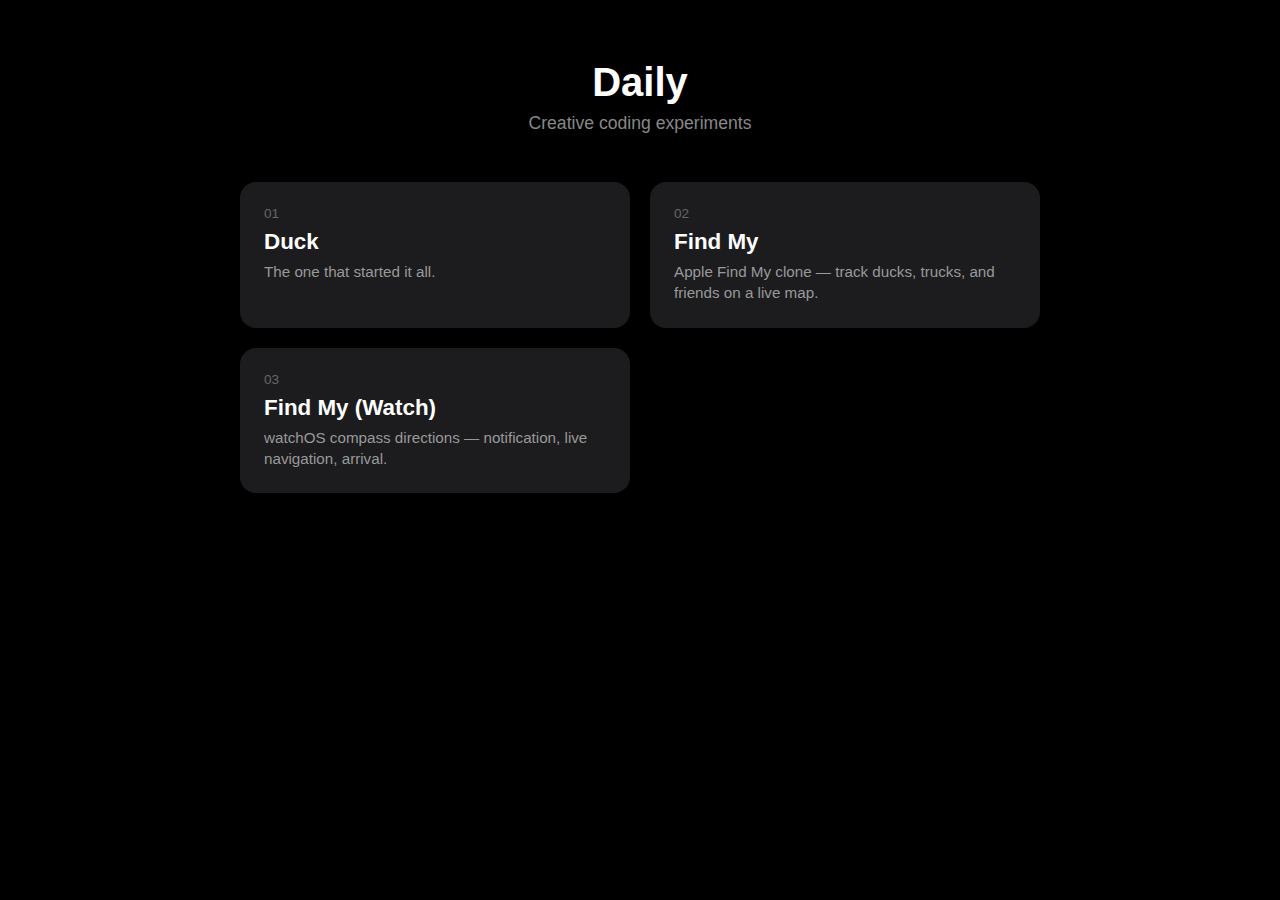
<file: index.html>
<!DOCTYPE html>
<html lang="en">
<head>
  <meta charset="UTF-8">
  <meta name="viewport" content="width=device-width, initial-scale=1.0">
  <title>Daily Experiments</title>
  <style>
    * { margin: 0; padding: 0; box-sizing: border-box; }
    body {
      font-family: -apple-system, BlinkMacSystemFont, 'SF Pro Display', 'Helvetica Neue', sans-serif;
      background: #000;
      color: #fff;
      min-height: 100vh;
      display: flex;
      flex-direction: column;
      align-items: center;
      padding: 60px 20px;
    }
    h1 {
      font-size: 2.5rem;
      font-weight: 700;
      margin-bottom: 0.5rem;
    }
    .subtitle {
      color: #888;
      font-size: 1.1rem;
      margin-bottom: 3rem;
    }
    .grid {
      display: grid;
      grid-template-columns: repeat(auto-fill, minmax(280px, 1fr));
      gap: 20px;
      max-width: 800px;
      width: 100%;
    }
    a.card {
      display: block;
      background: #1c1c1e;
      border-radius: 16px;
      padding: 24px;
      text-decoration: none;
      color: #fff;
      transition: transform 0.2s ease, background 0.2s ease;
    }
    a.card:hover {
      transform: translateY(-4px);
      background: #2c2c2e;
    }
    .card-number {
      font-size: 0.85rem;
      color: #666;
      margin-bottom: 8px;
    }
    .card-title {
      font-size: 1.4rem;
      font-weight: 600;
      margin-bottom: 6px;
    }
    .card-desc {
      font-size: 0.95rem;
      color: #999;
      line-height: 1.4;
    }
  </style>
</head>
<body>
  <h1>Daily</h1>
  <p class="subtitle">Creative coding experiments</p>
  <div class="grid">
    <a class="card" href="01_duck/">
      <div class="card-number">01</div>
      <div class="card-title">Duck</div>
      <div class="card-desc">The one that started it all.</div>
    </a>
    <a class="card" href="02_findmy/">
      <div class="card-number">02</div>
      <div class="card-title">Find My</div>
      <div class="card-desc">Apple Find My clone — track ducks, trucks, and friends on a live map.</div>
    </a>
    <a class="card" href="03_findmy_watch/">
      <div class="card-number">03</div>
      <div class="card-title">Find My (Watch)</div>
      <div class="card-desc">watchOS compass directions — notification, live navigation, arrival.</div>
    </a>
  </div>
</body>
</html>
</file>
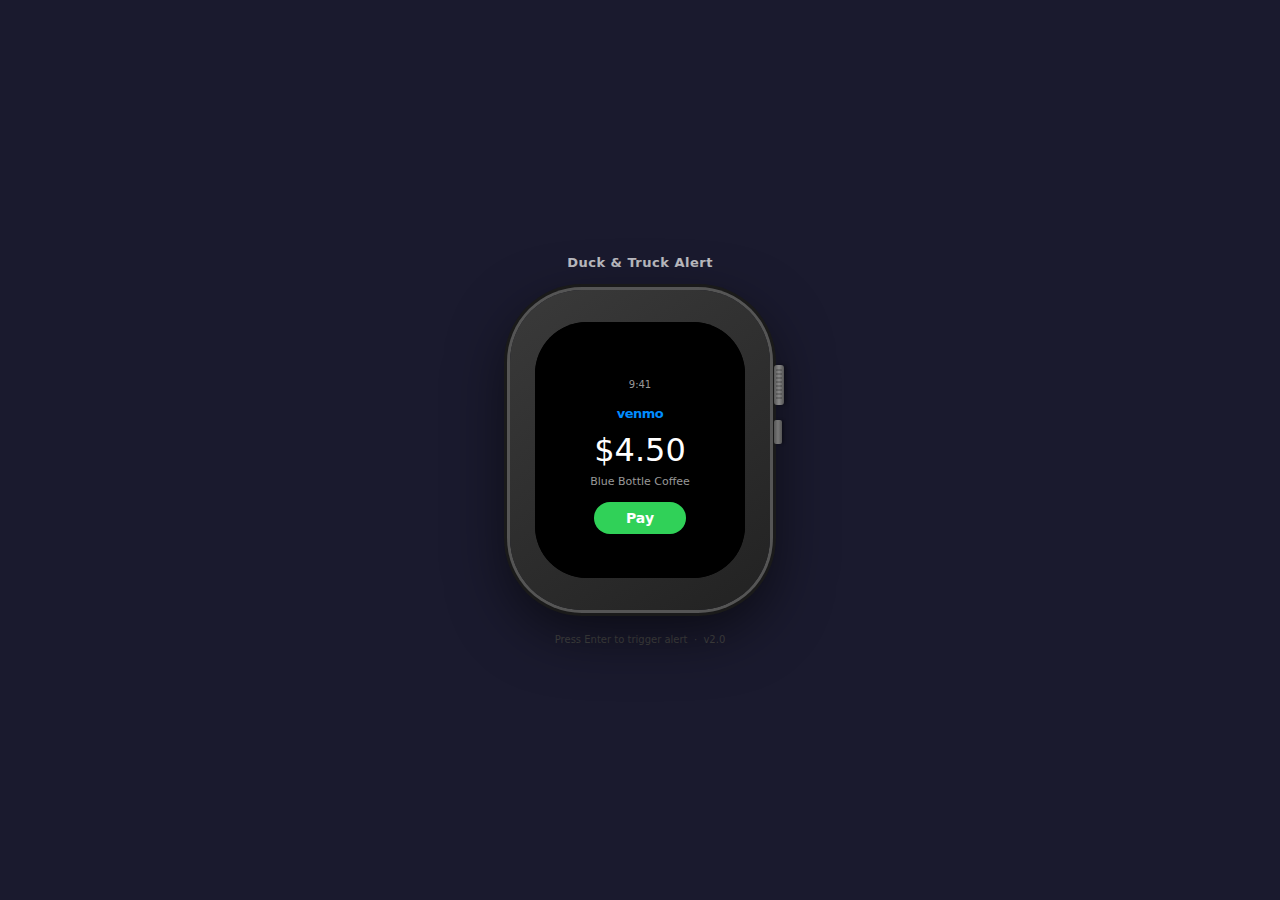
<file: 01_duck/index.html>
<!DOCTYPE html>
<html lang="en">
<head>
  <meta charset="UTF-8">
  <meta name="viewport" content="width=device-width, initial-scale=1.0">
  <title>Duck & Truck Alert</title>
  <style>
    * { margin: 0; padding: 0; box-sizing: border-box; }

    body {
      font-family: -apple-system, BlinkMacSystemFont, 'SF Pro', system-ui, sans-serif;
      background: #1a1a2e;
      display: flex;
      flex-direction: column;
      align-items: center;
      justify-content: center;
      min-height: 100vh;
      color: #fff;
      overflow: hidden;
    }

    /* ===== WATCH FRAME ===== */
    #watch-body {
      width: 260px;
      height: 320px;
      background: linear-gradient(145deg, #3a3a3a, #222222);
      border-radius: 72px;
      position: relative;
      box-shadow:
        0 0 0 3px #555,
        0 0 0 6px #1a1a1a,
        0 20px 60px rgba(0,0,0,0.6);
      display: flex;
      align-items: center;
      justify-content: center;
    }

    #digital-crown {
      position: absolute;
      right: -14px;
      top: 75px;
      width: 10px;
      height: 40px;
      background: linear-gradient(to right, #555, #888, #555);
      border-radius: 3px;
      box-shadow: 2px 0 4px rgba(0,0,0,0.4);
    }

    #digital-crown::after {
      content: '';
      position: absolute;
      top: 4px; left: 2px; right: 2px; bottom: 4px;
      background: repeating-linear-gradient(0deg, transparent, transparent 2px, rgba(0,0,0,0.2) 2px, rgba(0,0,0,0.2) 4px);
      border-radius: 1px;
    }

    #side-button {
      position: absolute;
      right: -12px;
      top: 130px;
      width: 8px;
      height: 24px;
      background: linear-gradient(to right, #555, #777, #555);
      border-radius: 2px;
      box-shadow: 2px 0 3px rgba(0,0,0,0.3);
    }

    #watch-screen {
      width: 210px;
      height: 256px;
      background: #000;
      border-radius: 52px;
      overflow: hidden;
      position: relative;
      cursor: pointer;
    }

    /* ===== VIBRATION ===== */
    @keyframes vibrate {
      0%, 100% { transform: translate(0); }
      10% { transform: translate(-2px, 1px); }
      20% { transform: translate(2px, -1px); }
      30% { transform: translate(-1px, 2px); }
      40% { transform: translate(1px, -2px); }
      50% { transform: translate(-2px, 0); }
      60% { transform: translate(2px, 1px); }
      70% { transform: translate(0, -1px); }
      80% { transform: translate(-1px, 1px); }
      90% { transform: translate(1px, 0); }
    }
    #watch-body.vibrating {
      animation: vibrate 0.3s ease-in-out 3;
    }

    /* ===== BACKGROUND APPS ===== */
    .bg-app {
      display: none;
      position: absolute;
      inset: 0;
      flex-direction: column;
      padding: 28px 16px 16px;
      background: #000;
      color: #fff;
      font-size: 13px;
    }
    .bg-app.active { display: flex; }

    .bg-app .app-time {
      font-size: 10px;
      color: #999;
      text-align: center;
      margin-bottom: 10px;
      font-weight: 500;
    }

    /* Calendar */
    #bg-calendar .cal-header {
      font-size: 11px;
      color: #999;
      text-transform: uppercase;
      letter-spacing: 0.5px;
      margin-bottom: 10px;
    }
    #bg-calendar .cal-event {
      background: #1c1c1e;
      border-radius: 12px;
      padding: 10px 12px;
      border-left: 4px solid #FF9500;
      margin-bottom: 8px;
    }
    #bg-calendar .cal-event-time {
      font-size: 11px;
      color: #FF9500;
      font-weight: 600;
      margin-bottom: 3px;
    }
    #bg-calendar .cal-event-title {
      font-size: 14px;
      font-weight: 600;
    }
    #bg-calendar .cal-event-loc {
      font-size: 11px;
      color: #999;
      margin-top: 2px;
    }
    #bg-calendar .cal-next {
      font-size: 10px;
      color: #666;
      margin-top: 6px;
    }

    /* Messages */
    #bg-messages .msg-header {
      font-size: 11px;
      color: #999;
      text-transform: uppercase;
      letter-spacing: 0.5px;
      margin-bottom: 10px;
    }
    .msg-bubble {
      max-width: 80%;
      padding: 7px 11px;
      border-radius: 14px;
      font-size: 12px;
      margin-bottom: 5px;
      line-height: 1.35;
    }
    .msg-received {
      background: #3a3a3c;
      align-self: flex-start;
      border-bottom-left-radius: 4px;
    }
    .msg-sent {
      background: #30d158;
      color: #000;
      align-self: flex-end;
      border-bottom-right-radius: 4px;
    }

    /* Venmo */
    #bg-venmo { align-items: center; justify-content: center; gap: 6px; }
    #bg-venmo .venmo-logo {
      font-size: 13px;
      font-weight: 700;
      color: #008CFF;
      letter-spacing: -0.5px;
      margin-bottom: 4px;
    }
    #bg-venmo .venmo-amount {
      font-size: 32px;
      font-weight: 200;
    }
    #bg-venmo .venmo-to {
      font-size: 11px;
      color: #999;
    }
    #bg-venmo .venmo-btn {
      background: #30d158;
      color: #fff;
      border: none;
      border-radius: 20px;
      padding: 8px 32px;
      font-size: 14px;
      font-weight: 600;
      margin-top: 8px;
      font-family: inherit;
    }

    /* Weather */
    #bg-weather { align-items: center; justify-content: center; gap: 2px; }
    #bg-weather .weather-loc {
      font-size: 11px;
      color: #999;
      font-weight: 500;
    }
    #bg-weather .weather-temp {
      font-size: 48px;
      font-weight: 200;
      line-height: 1.1;
    }
    #bg-weather .weather-icon {
      font-size: 28px;
      margin: 2px 0;
    }
    #bg-weather .weather-desc {
      font-size: 12px;
      color: #ccc;
    }
    #bg-weather .weather-hl {
      font-size: 10px;
      color: #888;
      margin-top: 4px;
    }

    /* Workout */
    #bg-workout { align-items: center; justify-content: center; gap: 8px; }
    .rings-container {
      position: relative;
      width: 110px;
      height: 110px;
    }
    .ring {
      position: absolute;
      border-radius: 50%;
      border: 7px solid #333;
    }
    .ring-outer { width: 110px; height: 110px; top: 0; left: 0; }
    .ring-middle { width: 88px; height: 88px; top: 11px; left: 11px; }
    .ring-inner { width: 66px; height: 66px; top: 22px; left: 22px; }
    .ring-fill {
      position: absolute;
      border-radius: 50%;
      border: 7px solid transparent;
    }
    .ring-fill-outer {
      width: 110px; height: 110px; top: 0; left: 0;
      border-top-color: #FF375F;
      border-right-color: #FF375F;
      border-bottom-color: #FF375F;
      transform: rotate(-45deg);
    }
    .ring-fill-middle {
      width: 88px; height: 88px; top: 11px; left: 11px;
      border-top-color: #30D158;
      border-right-color: #30D158;
      transform: rotate(-45deg);
    }
    .ring-fill-inner {
      width: 66px; height: 66px; top: 22px; left: 22px;
      border-top-color: #00E5CC;
      border-right-color: #00E5CC;
      border-bottom-color: #00E5CC;
      border-left-color: #00E5CC;
      transform: rotate(-45deg);
    }
    .workout-stats {
      font-size: 10px;
      color: #999;
      text-align: center;
      line-height: 1.6;
    }
    .workout-stats span { font-weight: 600; }
    .ws-move { color: #FF375F; }
    .ws-exercise { color: #30D158; }
    .ws-stand { color: #00E5CC; }

    /* Music */
    #bg-music { align-items: center; justify-content: center; gap: 6px; }
    .album-art {
      width: 80px;
      height: 80px;
      border-radius: 10px;
      background: linear-gradient(135deg, #667eea, #764ba2, #f77062);
    }
    .music-title {
      font-size: 13px;
      font-weight: 600;
      margin-top: 4px;
    }
    .music-artist {
      font-size: 11px;
      color: #999;
    }
    .music-controls {
      display: flex;
      gap: 24px;
      font-size: 18px;
      margin-top: 6px;
      color: #fff;
    }
    .music-controls span {
      opacity: 0.9;
    }

    /* ===== NOTIFICATION BANNER ===== */
    #notification-banner {
      position: absolute;
      top: 0; left: 0; right: 0;
      z-index: 20;
      display: flex;
      align-items: center;
      gap: 10px;
      padding: 16px 14px 14px;
      background: rgba(44, 44, 46, 0.88);
      backdrop-filter: blur(20px);
      -webkit-backdrop-filter: blur(20px);
      border-radius: 0 0 20px 20px;
      transform: translateY(-100%);
      cursor: pointer;
    }
    #notification-banner.visible {
      animation: notifSlideDown 0.5s cubic-bezier(0.34, 1.56, 0.64, 1) forwards;
    }
    @keyframes notifSlideDown {
      from { transform: translateY(-100%); }
      to   { transform: translateY(0); }
    }
    #notif-icon { font-size: 28px; flex-shrink: 0; }
    #notif-content { flex: 1; min-width: 0; }
    #notif-title {
      font-size: 13px;
      font-weight: 700;
    }
    #notif-subtitle {
      font-size: 11px;
      color: #aaa;
      margin-top: 2px;
    }
    #notif-app-label {
      font-size: 9px;
      color: #888;
      text-transform: uppercase;
      letter-spacing: 0.5px;
      margin-bottom: 3px;
    }

    /* ===== OVERLAY SCREENS ===== */
    .screen {
      display: none;
      position: absolute;
      inset: 0;
      flex-direction: column;
      align-items: center;
      background: #000;
      z-index: 30;
      overflow-y: auto;
    }
    .screen.active { display: flex; }

    /* Detail — illustrated scene */
    #screen-detail {
      padding: 0;
      justify-content: flex-end;
      gap: 0;
      overflow: hidden;
    }

    /* Sky */
    #scene-sky {
      position: absolute;
      inset: 0;
      background: linear-gradient(180deg, #4a90d9 0%, #87ceeb 40%, #b8e0f0 70%, #d4ecf7 100%);
      z-index: 0;
    }

    /* Clouds */
    .cloud {
      position: absolute;
      background: rgba(255,255,255,0.8);
      border-radius: 20px;
      height: 12px;
      z-index: 1;
    }
    .cloud::before, .cloud::after {
      content: '';
      position: absolute;
      background: rgba(255,255,255,0.8);
      border-radius: 50%;
    }
    .cloud::before {
      width: 18px; height: 18px;
      top: -10px; left: 6px;
    }
    .cloud::after {
      width: 14px; height: 14px;
      top: -7px; right: 6px;
    }
    #cloud1 { width: 40px; top: 30px; left: 15px; }
    #cloud2 { width: 32px; top: 50px; right: 20px; opacity: 0.6; }
    #cloud3 { width: 28px; top: 20px; right: 55px; opacity: 0.5; }

    /* Ground */
    #scene-ground {
      position: absolute;
      bottom: 0; left: 0; right: 0;
      height: 72px;
      background: linear-gradient(180deg, #5a9e3e 0%, #4a8a32 30%, #3d7528 100%);
      z-index: 2;
      border-top: 2px solid #6db44e;
    }
    /* Grass tufts */
    #scene-ground::before {
      content: '';
      position: absolute;
      top: -4px; left: 0; right: 0;
      height: 8px;
      background: repeating-linear-gradient(
        90deg,
        transparent, transparent 8px,
        #6db44e 8px, #6db44e 9px,
        transparent 9px, transparent 14px
      );
    }

    /* Path/dirt */
    #scene-path {
      position: absolute;
      bottom: 0; left: 50%; transform: translateX(-50%);
      width: 40px; height: 72px;
      background: linear-gradient(180deg, #a08060 0%, #b89870 100%);
      z-index: 3;
      border-radius: 20px 20px 0 0;
      opacity: 0.5;
    }

    /* Emoji target in scene */
    #detail-emoji {
      position: absolute;
      z-index: 4;
      left: 50%;
      transition: transform 0.9s cubic-bezier(0.34, 1.2, 0.64, 1),
                  bottom 0.9s cubic-bezier(0.34, 1.2, 0.64, 1),
                  font-size 0.9s cubic-bezier(0.34, 1.2, 0.64, 1);
      filter: drop-shadow(0 2px 4px rgba(0,0,0,0.3));
    }

    /* HUD overlay — arrow + info at top */
    #detail-hud {
      position: absolute;
      top: 0; left: 0; right: 0;
      z-index: 10;
      display: flex;
      flex-direction: column;
      align-items: center;
      padding: 18px 12px 0;
      gap: 1px;
    }
    #detail-hud-row {
      display: flex;
      align-items: center;
      gap: 6px;
    }
    #detail-arrow {
      font-size: 18px;
      font-weight: 600;
      color: #fff;
      display: inline-block;
      transition: transform 0.8s cubic-bezier(0.34, 1.2, 0.64, 1);
      text-shadow: 0 1px 3px rgba(0,0,0,0.4);
    }
    #detail-dir-text {
      font-size: 11px;
      font-weight: 700;
      color: #fff;
      letter-spacing: 1px;
      text-shadow: 0 1px 3px rgba(0,0,0,0.4);
    }
    #detail-distance {
      font-size: 22px;
      font-weight: 700;
      color: #fff;
      text-shadow: 0 1px 4px rgba(0,0,0,0.4);
    }
    #detail-distance span {
      font-size: 11px;
      font-weight: 500;
      opacity: 0.85;
    }
    #detail-coolness {
      font-size: 9px;
      color: rgba(255,255,255,0.8);
      font-style: italic;
      text-align: center;
      padding: 0 10px;
      line-height: 1.3;
      text-shadow: 0 1px 2px rgba(0,0,0,0.3);
    }

    /* Button at bottom */
    #btn-see-it {
      position: absolute;
      bottom: 16px;
      left: 50%;
      transform: translateX(-50%);
      z-index: 10;
      background: rgba(48, 209, 88, 0.95);
      color: #fff;
      border: none;
      border-radius: 20px;
      padding: 8px 0;
      width: 130px;
      font-size: 13px;
      font-weight: 700;
      font-family: inherit;
      cursor: pointer;
      box-shadow: 0 2px 8px rgba(0,0,0,0.3);
      letter-spacing: 0.3px;
    }
    #btn-see-it:active { opacity: 0.7; }

    /* Rating */
    #screen-rating {
      justify-content: center;
      gap: 8px;
      padding: 16px 12px;
    }
    #rating-emoji { font-size: 32px; }
    #rating-prompt {
      font-size: 12px;
      font-weight: 600;
      text-align: center;
      line-height: 1.4;
      padding: 0 4px;
    }
    #rating-stars {
      display: flex;
      gap: 6px;
      margin-top: 2px;
    }
    .star {
      font-size: 26px;
      color: #3a3a3c;
      cursor: pointer;
      transition: color 0.15s, transform 0.15s;
      -webkit-user-select: none;
      user-select: none;
    }
    .star.filled { color: #FFD60A; }
    .star:active { transform: scale(1.3); }
    #rating-why-label {
      font-size: 11px;
      color: #888;
      margin-top: 4px;
    }
    #rating-reasons {
      display: flex;
      flex-wrap: wrap;
      gap: 5px;
      justify-content: center;
      padding: 0 4px;
    }
    .reason-pill {
      background: #1c1c1e;
      color: #ccc;
      border: 1.5px solid #3a3a3c;
      border-radius: 14px;
      padding: 4px 10px;
      font-size: 10px;
      font-family: inherit;
      cursor: pointer;
      transition: background 0.15s, border-color 0.15s, color 0.15s;
      -webkit-user-select: none;
      user-select: none;
    }
    .reason-pill.selected {
      background: #2c2c2e;
      border-color: #FFD60A;
      color: #fff;
    }
    .reason-pill:active { transform: scale(0.95); }

    /* Saved */
    #screen-saved {
      justify-content: center;
      gap: 8px;
      padding: 20px;
    }
    #saved-check {
      font-size: 40px;
      color: #30d158;
      font-weight: 300;
      animation: popIn 0.4s cubic-bezier(0.34, 1.56, 0.64, 1);
    }
    @keyframes popIn {
      from { transform: scale(0); opacity: 0; }
      to   { transform: scale(1); opacity: 1; }
    }
    #saved-text {
      font-size: 16px;
      font-weight: 600;
    }
    #saved-stars {
      font-size: 18px;
      color: #FFD60A;
      letter-spacing: 2px;
    }
    #saved-reason {
      font-size: 11px;
      color: #888;
      font-style: italic;
    }

    /* ===== PAGE CHROME ===== */
    #page-title {
      margin-bottom: 20px;
      font-size: 13px;
      color: #fff;
      font-weight: 600;
      letter-spacing: 0.5px;
      opacity: 0.7;
    }
    #page-footer {
      margin-top: 24px;
      font-size: 10px;
      color: #444;
    }
  </style>
</head>
<body>
  <div id="page-title">Duck & Truck Alert</div>

  <div id="watch-body">
    <div id="digital-crown"></div>
    <div id="side-button"></div>
    <div id="watch-screen">

      <!-- ===== BACKGROUND APPS ===== -->
      <div class="bg-app" id="bg-calendar">
        <div class="app-time">9:41</div>
        <div class="cal-header">Wednesday, Jan 29</div>
        <div class="cal-event">
          <div class="cal-event-time">10:30 AM</div>
          <div class="cal-event-title">Design Review</div>
          <div class="cal-event-loc">Conf Room B</div>
        </div>
        <div class="cal-next">Next: Lunch 12:00 PM</div>
      </div>

      <div class="bg-app" id="bg-messages">
        <div class="app-time">9:41</div>
        <div class="msg-header">Sarah</div>
        <div class="msg-bubble msg-received">Hey, are you coming to the park?</div>
        <div class="msg-bubble msg-received">Bring coffee ☕</div>
        <div class="msg-bubble msg-sent">On my way!</div>
      </div>

      <div class="bg-app" id="bg-venmo">
        <div class="app-time">9:41</div>
        <div class="venmo-logo">venmo</div>
        <div class="venmo-amount">$4.50</div>
        <div class="venmo-to">Blue Bottle Coffee</div>
        <button class="venmo-btn">Pay</button>
      </div>

      <div class="bg-app" id="bg-weather">
        <div class="app-time">9:41</div>
        <div class="weather-loc">San Francisco</div>
        <div class="weather-temp">62°</div>
        <div class="weather-icon">⛅</div>
        <div class="weather-desc">Partly Cloudy</div>
        <div class="weather-hl">H:68°  L:54°</div>
      </div>

      <div class="bg-app" id="bg-workout">
        <div class="app-time">9:41</div>
        <div class="rings-container">
          <div class="ring ring-outer"></div>
          <div class="ring-fill ring-fill-outer"></div>
          <div class="ring ring-middle"></div>
          <div class="ring-fill ring-fill-middle"></div>
          <div class="ring ring-inner"></div>
          <div class="ring-fill ring-fill-inner"></div>
        </div>
        <div class="workout-stats">
          <span class="ws-move">420</span>/500 CAL &nbsp;
          <span class="ws-exercise">22</span>/30 MIN<br>
          <span class="ws-stand">9</span>/12 HRS
        </div>
      </div>

      <div class="bg-app" id="bg-music">
        <div class="app-time">9:41</div>
        <div class="album-art"></div>
        <div class="music-title">Midnight City</div>
        <div class="music-artist">M83</div>
        <div class="music-controls">
          <span>⏮</span>
          <span>▶</span>
          <span>⏭</span>
        </div>
      </div>

      <!-- ===== NOTIFICATION BANNER ===== -->
      <div id="notification-banner">
        <div id="notif-icon"></div>
        <div id="notif-content">
          <div id="notif-app-label">DUCK & TRUCK</div>
          <div id="notif-title"></div>
          <div id="notif-subtitle"></div>
        </div>
      </div>

      <!-- ===== DETAIL SCREEN ===== -->
      <div id="screen-detail" class="screen">
        <!-- Scene layers -->
        <div id="scene-sky"></div>
        <div class="cloud" id="cloud1"></div>
        <div class="cloud" id="cloud2"></div>
        <div class="cloud" id="cloud3"></div>
        <div id="scene-path"></div>
        <div id="scene-ground"></div>
        <div id="detail-emoji"></div>

        <!-- HUD overlay -->
        <div id="detail-hud">
          <div id="detail-hud-row">
            <span id="detail-arrow">↑</span>
            <span id="detail-dir-text"></span>
          </div>
          <div id="detail-distance"></div>
          <div id="detail-coolness"></div>
        </div>

        <button id="btn-see-it">I see it!</button>
      </div>

      <!-- ===== RATING SCREEN ===== -->
      <div id="screen-rating" class="screen">
        <div id="rating-emoji"></div>
        <div id="rating-prompt"></div>
        <div id="rating-stars">
          <span class="star" data-value="1">★</span>
          <span class="star" data-value="2">★</span>
          <span class="star" data-value="3">★</span>
          <span class="star" data-value="4">★</span>
          <span class="star" data-value="5">★</span>
        </div>
        <div id="rating-why-label">Why?</div>
        <div id="rating-reasons"></div>
      </div>

      <!-- ===== SAVED SCREEN ===== -->
      <div id="screen-saved" class="screen">
        <div id="saved-check">✓</div>
        <div id="saved-text">Saved!</div>
        <div id="saved-stars"></div>
        <div id="saved-reason"></div>
      </div>

    </div>
  </div>

  <div id="page-footer">Press Enter to trigger alert &nbsp;·&nbsp; v2.0</div>

  <script>
    // ===== STATE =====
    const State = {
      BG_APP: 'bg_app',
      NOTIFICATION: 'notification',
      DETAIL: 'detail',
      RATING: 'rating',
      SAVED: 'saved',
    };

    const app = {
      currentState: State.BG_APP,
      currentBgApp: null,
      currentSpawn: null,
      spawnTimer: null,
      dismissTimer: null,
      distanceInterval: null,
      selectedRating: 0,
      selectedReason: null,
    };

    // ===== DATA =====
    const BG_APPS = ['calendar', 'messages', 'venmo', 'weather', 'workout', 'music'];
    const DIRECTIONS = ['N', 'NE', 'E', 'SE', 'S', 'SW', 'W', 'NW'];
    const DIR_ANGLES = { N: 0, NE: 45, E: 90, SE: 135, S: 180, SW: 225, W: 270, NW: 315 };

    const DUCK_COOLNESS = [
      "Mallard with iridescent green head",
      "Tiny duckling paddling in circles",
      "Wood duck with painted feathers",
      "Rubber duck someone left on a bench",
      "Muscovy duck looking very serious",
      "Mandarin duck, absurdly colorful",
      "Two ducks waddling in a line",
      "Fluffy white Pekin duck",
    ];

    const TRUCK_COOLNESS = [
      "Massive red fire truck with ladder",
      "Ice cream truck playing a jingle",
      "Monster truck with flame decals",
      "Vintage mail truck, powder blue",
      "Cement mixer spinning slowly",
      "Moving truck blocking the whole street",
      "Shiny yellow dump truck",
      "Logging truck carrying huge trees",
    ];

    const DUCK_REASONS_HIGH = [
      "Good color", "Flappy walk", "Funny", "Soft looking",
      "Did a quack", "Liked the beak", "Splashy", "Very round",
      "So cute", "Waddled funny",
    ];
    const DUCK_REASONS_LOW = [
      "Too far away", "Flew away", "Boring color", "Didn't quack",
      "Too small", "Wasn't fluffy", "Looked mean", "Not a baby one",
    ];

    const TRUCK_REASONS_HIGH = [
      "So big", "Cool wheels", "Funny horn", "Good color",
      "Very fast", "Shiny", "Had a ladder", "Really loud",
      "Had lights on", "Was enormous",
    ];
    const TRUCK_REASONS_LOW = [
      "Too small", "Boring color", "Didn't honk", "Went too fast",
      "Too far away", "Not shiny", "Just a van", "Was parked",
    ];

    // ===== HELPERS =====
    function pick(arr) { return arr[Math.floor(Math.random() * arr.length)]; }

    function triggerVibration() {
      const body = document.getElementById('watch-body');
      body.classList.remove('vibrating');
      void body.offsetWidth;
      body.classList.add('vibrating');
      body.addEventListener('animationend', () => body.classList.remove('vibrating'), { once: true });
    }

    // ===== BACKGROUND APPS =====
    function showRandomBgApp() {
      const available = BG_APPS.filter(a => a !== app.currentBgApp);
      const chosen = pick(available);
      app.currentBgApp = chosen;

      document.querySelectorAll('.bg-app').forEach(el => el.classList.remove('active'));
      document.getElementById('bg-' + chosen).classList.add('active');
    }

    // ===== SPAWN =====
    function scheduleNextSpawn() {
      const delay = 4000 + Math.random() * 5000;
      app.spawnTimer = setTimeout(spawnEntity, delay);
    }

    function spawnEntity() {
      const type = Math.random() < 0.5 ? 'duck' : 'truck';
      const distance = Math.floor(Math.random() * 21) + 10; // 10-30m
      const direction = pick(DIRECTIONS);
      const coolness = pick(type === 'duck' ? DUCK_COOLNESS : TRUCK_COOLNESS);

      app.currentSpawn = { type, distance, direction, coolness };
      setState(State.NOTIFICATION);
    }

    // ===== NOTIFICATION =====
    function showNotification(spawn) {
      const banner = document.getElementById('notification-banner');
      const icon = document.getElementById('notif-icon');
      const title = document.getElementById('notif-title');
      const subtitle = document.getElementById('notif-subtitle');

      icon.textContent = spawn.type === 'duck' ? '🦆' : '🚛';
      title.textContent = spawn.type === 'duck' ? 'Duck Nearby!' : 'Truck Spotted!';
      subtitle.textContent = spawn.distance + 'm · ' + spawn.direction;

      // Reset animation
      banner.classList.remove('visible');
      banner.style.display = 'flex';
      banner.style.transform = 'translateY(-100%)';
      void banner.offsetWidth;
      banner.classList.add('visible');
    }

    function hideNotification() {
      const banner = document.getElementById('notification-banner');
      banner.classList.remove('visible');
      banner.style.display = 'none';
    }

    // ===== DETAIL =====
    function showDetail(spawn) {
      document.getElementById('detail-emoji').textContent = spawn.type === 'duck' ? '🦆' : '🚛';
      app.baseAngle = DIR_ANGLES[spawn.direction];
      app.arrowDrift = 0;
      app.startDistance = spawn.distance;
      document.getElementById('detail-arrow').style.transform = 'rotate(' + app.baseAngle + 'deg)';
      document.getElementById('detail-dir-text').textContent = spawn.direction;
      updateDistanceDisplay(spawn.distance);
      updateEmojiPosition(spawn.distance);
      document.getElementById('detail-coolness').textContent = '"' + spawn.coolness + '"';
    }

    function updateDistanceDisplay(dist) {
      const el = document.getElementById('detail-distance');
      el.innerHTML = dist + ' <span>m</span>';

      // Color shift: white → yellow → green as you approach
      const t = 1 - Math.max(0, Math.min(1, (dist - 1) / (app.startDistance - 1)));
      if (t > 0.8) {
        el.style.color = '#30d158'; // green — you're here!
      } else if (t > 0.5) {
        el.style.color = '#FFD60A'; // yellow — getting close
      } else {
        el.style.color = '#fff';
      }
    }

    function updateEmojiPosition(dist) {
      const emoji = document.getElementById('detail-emoji');
      const t = 1 - Math.max(0, Math.min(1, (dist - 1) / (app.startDistance - 1))); // 0=far, 1=here
      // Exponential scaling — gets big fast at the end
      const tCurve = t * t;
      const size = 16 + tCurve * 52; // 16px → 68px
      const bottom = 60 + tCurve * 28;
      // Wobble decreases as you get closer
      const xOff = (Math.random() - 0.5) * (1 - t) * 10;
      emoji.style.fontSize = size + 'px';
      emoji.style.bottom = bottom + 'px';
      emoji.style.transform = 'translateX(calc(-50% + ' + xOff + 'px))';
    }

    function wobbleArrow() {
      const spawn = app.currentSpawn;
      if (!spawn) return;
      // Wider drift when far, snaps tight when close
      const t = 1 - Math.max(0, Math.min(1, (spawn.distance - 1) / (app.startDistance - 1)));
      const maxDrift = 35 * (1 - t); // 35° when far → 0° when close
      app.arrowDrift = (Math.random() - 0.5) * 2 * maxDrift;
      const angle = app.baseAngle + app.arrowDrift;
      document.getElementById('detail-arrow').style.transform = 'rotate(' + angle + 'deg)';
    }

    function startDistanceCountdown() {
      function tick() {
        if (!app.currentSpawn || app.currentState !== State.DETAIL) return;

        const dist = app.currentSpawn.distance;
        // Speed up as you get closer — simulates running
        // Far: lose 1m every ~600ms. Close: lose 1m every ~200ms
        const t = 1 - (dist - 1) / (app.startDistance - 1);
        const interval = 600 - t * 400; // 600ms → 200ms
        // Occasional burst of speed (kid spotted it and starts running!)
        const burst = Math.random() < 0.15;
        const decrement = burst ? 3 : 1;

        app.currentSpawn.distance = Math.max(1, dist - decrement);
        updateDistanceDisplay(app.currentSpawn.distance);
        updateEmojiPosition(app.currentSpawn.distance);
        wobbleArrow();

        if (app.currentSpawn.distance <= 1) {
          // Arrived! Snap arrow, show big emoji
          document.getElementById('detail-arrow').style.transform = 'rotate(' + app.baseAngle + 'deg)';
          updateDistanceDisplay(1);
          return;
        }

        app.distanceInterval = setTimeout(tick, interval + (Math.random() - 0.5) * 100);
      }

      // Start after a brief pause
      app.distanceInterval = setTimeout(tick, 400);
    }

    // ===== RATING =====
    function showRatingScreen() {
      app.selectedRating = 0;
      app.selectedReason = null;
      const spawn = app.currentSpawn;
      const noun = spawn.type === 'duck' ? 'duck' : 'truck';
      document.getElementById('rating-emoji').textContent = spawn.type === 'duck' ? '🦆' : '🚛';
      document.getElementById('rating-prompt').textContent = 'What did your kid think of the ' + noun + '?';
      document.querySelectorAll('.star').forEach(s => s.classList.remove('filled'));

      // Hide why section until stars are tapped
      document.getElementById('rating-why-label').style.display = 'none';
      const container = document.getElementById('rating-reasons');
      container.innerHTML = '';
      container.style.display = 'none';
    }

    function showReasonsForRating(rating) {
      const spawn = app.currentSpawn;
      const isHigh = rating >= 4;
      let pool;
      if (spawn.type === 'duck') {
        pool = isHigh ? DUCK_REASONS_HIGH : DUCK_REASONS_LOW;
      } else {
        pool = isHigh ? TRUCK_REASONS_HIGH : TRUCK_REASONS_LOW;
      }
      // For a 3, mix some from each
      if (rating === 3) {
        const highPool = spawn.type === 'duck' ? DUCK_REASONS_HIGH : TRUCK_REASONS_HIGH;
        const lowPool = spawn.type === 'duck' ? DUCK_REASONS_LOW : TRUCK_REASONS_LOW;
        const h = [...highPool].sort(() => Math.random() - 0.5).slice(0, 2);
        const l = [...lowPool].sort(() => Math.random() - 0.5).slice(0, 2);
        pool = [...h, ...l];
      } else {
        pool = [...pool].sort(() => Math.random() - 0.5).slice(0, 4);
      }

      document.getElementById('rating-why-label').style.display = '';
      const container = document.getElementById('rating-reasons');
      container.style.display = '';
      container.innerHTML = '';

      pool.forEach(reason => {
        const pill = document.createElement('button');
        pill.className = 'reason-pill';
        pill.textContent = reason;
        pill.addEventListener('click', (e) => {
          e.stopPropagation();
          if (app.currentState !== State.RATING) return;
          container.querySelectorAll('.reason-pill').forEach(p => p.classList.remove('selected'));
          pill.classList.add('selected');
          app.selectedReason = reason;
          tryFinishRating();
        });
        container.appendChild(pill);
      });
    }

    function highlightStars(upTo) {
      document.querySelectorAll('.star').forEach(s => {
        if (parseInt(s.dataset.value) <= upTo) s.classList.add('filled');
        else s.classList.remove('filled');
      });
    }

    function tryFinishRating() {
      if (app.selectedRating > 0 && app.selectedReason) {
        setTimeout(() => setState(State.SAVED), 400);
      }
    }

    // ===== SAVED =====
    function showSavedScreen() {
      const starsStr = '⭐'.repeat(app.selectedRating);
      document.getElementById('saved-stars').textContent = starsStr;
      document.getElementById('saved-reason').textContent = app.selectedReason ? '"' + app.selectedReason + '"' : '';
      // Re-trigger pop animation
      const check = document.getElementById('saved-check');
      check.style.animation = 'none';
      void check.offsetWidth;
      check.style.animation = '';
    }

    // ===== STATE MACHINE =====
    function setState(newState) {
      clearTimeout(app.spawnTimer);
      clearTimeout(app.dismissTimer);
      clearTimeout(app.distanceInterval);

      app.currentState = newState;

      // Hide overlay screens
      document.querySelectorAll('.screen').forEach(s => s.classList.remove('active'));

      switch (newState) {
        case State.BG_APP:
          hideNotification();
          showRandomBgApp();
          scheduleNextSpawn();
          break;

        case State.NOTIFICATION:
          showNotification(app.currentSpawn);
          triggerVibration();
          app.dismissTimer = setTimeout(() => setState(State.BG_APP), 6000);
          break;

        case State.DETAIL:
          hideNotification();
          showDetail(app.currentSpawn);
          document.getElementById('screen-detail').classList.add('active');
          startDistanceCountdown();
          break;

        case State.RATING:
          showRatingScreen();
          document.getElementById('screen-rating').classList.add('active');
          break;

        case State.SAVED:
          showSavedScreen();
          document.getElementById('screen-saved').classList.add('active');
          app.dismissTimer = setTimeout(() => setState(State.BG_APP), 1500);
          break;
      }
    }

    // ===== EVENT HANDLERS =====
    document.getElementById('notification-banner').addEventListener('click', () => {
      if (app.currentState === State.NOTIFICATION) setState(State.DETAIL);
    });

    document.getElementById('btn-see-it').addEventListener('click', (e) => {
      e.stopPropagation();
      if (app.currentState === State.DETAIL) setState(State.RATING);
    });

    document.querySelectorAll('.star').forEach(star => {
      star.addEventListener('click', (e) => {
        e.stopPropagation();
        if (app.currentState !== State.RATING) return;
        const newRating = parseInt(star.dataset.value);
        const ratingChanged = newRating !== app.selectedRating;
        app.selectedRating = newRating;
        highlightStars(app.selectedRating);
        if (ratingChanged) {
          app.selectedReason = null;
          showReasonsForRating(app.selectedRating);
        }
      });
    });

    // ===== ENTER KEY TRIGGER =====
    document.addEventListener('keydown', (e) => {
      if (e.key !== 'Enter') return;
      switch (app.currentState) {
        case State.BG_APP:
          clearTimeout(app.spawnTimer);
          spawnEntity();
          break;
        case State.NOTIFICATION:
          setState(State.DETAIL);
          break;
        case State.DETAIL:
          setState(State.RATING);
          break;
        case State.RATING:
          if (app.selectedRating === 0) {
            // First Enter: pick random stars
            app.selectedRating = Math.floor(Math.random() * 5) + 1;
            highlightStars(app.selectedRating);
            showReasonsForRating(app.selectedRating);
          } else if (!app.selectedReason) {
            // Second Enter: pick random reason
            const pills = document.querySelectorAll('#rating-reasons .reason-pill');
            if (pills.length > 0) {
              const randomPill = pills[Math.floor(Math.random() * pills.length)];
              randomPill.click();
            }
          }
          break;
      }
    });

    // ===== INIT =====
    setState(State.BG_APP);
  </script>
</body>
</html>
</file>
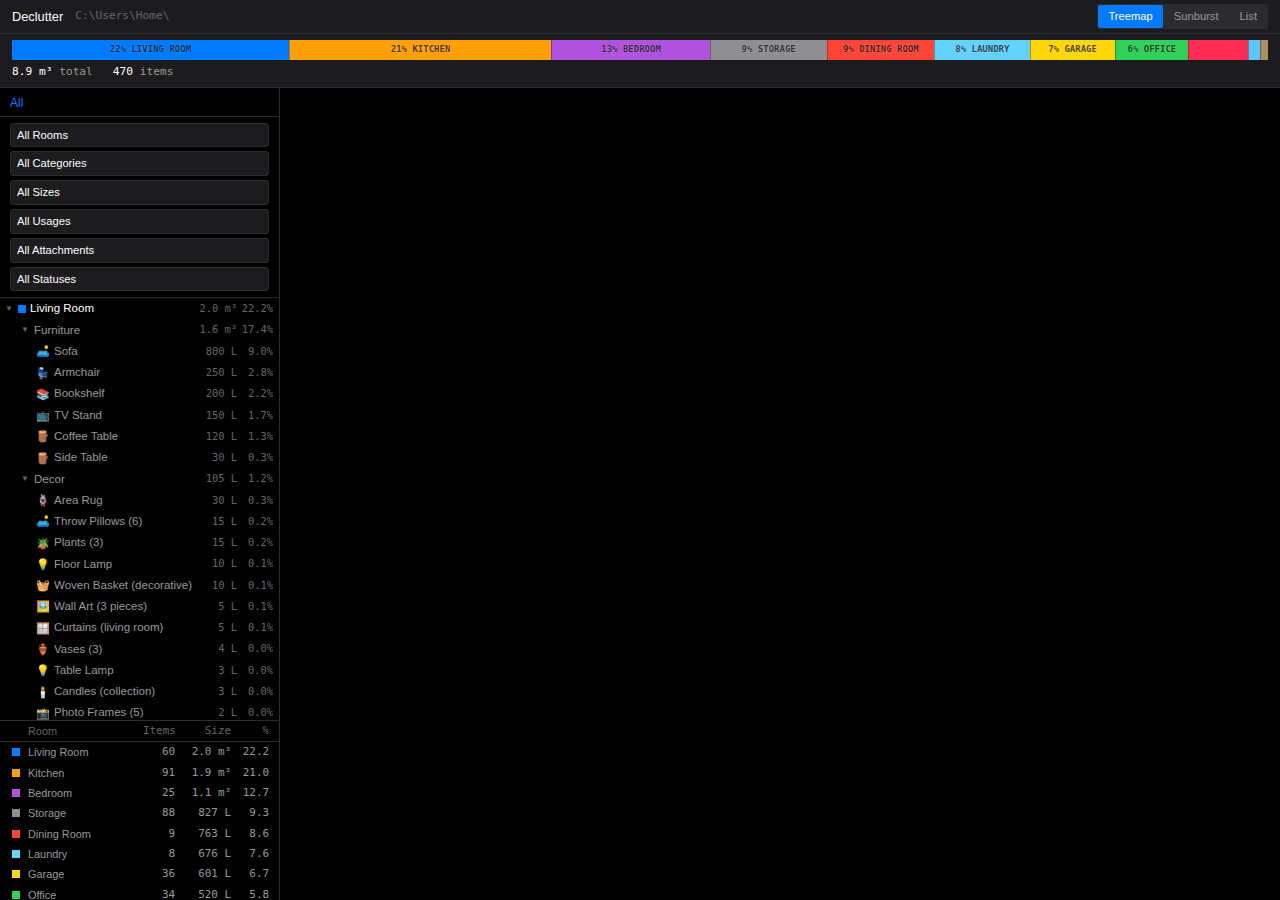
<file: 05_diskcleanup/index.html>
<!DOCTYPE html>
<html lang="en">
<head>
  <meta charset="UTF-8">
  <meta name="viewport" content="width=device-width, initial-scale=1.0">
  <title>Declutter</title>
  <link rel="stylesheet" href="css/reset.css">
  <link rel="stylesheet" href="css/theme.css">
</head>
<body>
  <div class="app-layout">

    <!-- Header (dense toolbar) -->
    <header class="app-header">
      <div class="header-left">
        <span class="header-title">Declutter</span>
        <span class="header-path">C:\Users\Home\</span>
      </div>
      <div class="view-toggle" id="view-toggle">
        <button class="view-btn active" data-view="treemap">Treemap</button>
        <button class="view-btn" data-view="sunburst">Sunburst</button>
        <button class="view-btn" data-view="list">List</button>
      </div>
    </header>

    <!-- Storage Bar -->
    <div class="storage-bar-area" id="storage-bar"></div>

    <!-- Sidebar -->
    <aside class="sidebar" id="sidebar">
      <nav class="breadcrumb" id="breadcrumb"></nav>
      <div class="sidebar-filters" id="sidebar-filters"></div>
      <div class="detail-panel" id="detail-panel"></div>
      <div class="sidebar-list" id="sidebar-list"></div>
      <div class="extension-table" id="extension-table"></div>
    </aside>

    <!-- Main Visualization -->
    <main class="viz-area" id="viz-area"></main>

  </div>

  <script src="https://d3js.org/d3.v7.min.js"></script>
  <script type="module" src="js/app.js?v=4"></script>
</body>
</html>
</file>
<file: 05_diskcleanup/css/theme.css>
:root {
  --bg-primary: #000;
  --bg-secondary: #1c1c1e;
  --bg-tertiary: #2c2c2e;
  --bg-quaternary: #3a3a3c;

  --text-primary: #fff;
  --text-secondary: #999;
  --text-tertiary: #666;

  --accent: #007AFF;
  --accent-hover: #0a84ff;

  --green: #30D158;
  --yellow: #FFD60A;
  --orange: #FF9F0A;
  --red: #FF453A;
  --pink: #FF2D55;
  --purple: #AF52DE;
  --teal: #5AC8FA;

  --font-family: -apple-system, BlinkMacSystemFont, 'SF Pro Display', 'Helvetica Neue', sans-serif;
  --font-mono: 'SF Mono', 'Menlo', 'Monaco', monospace;

  --radius-sm: 6px;
  --radius: 12px;
  --radius-lg: 16px;

  --transition: 0.2s ease;
}

body {
  font-family: var(--font-family);
  background: var(--bg-primary);
  color: var(--text-primary);
  line-height: 1.5;
  font-size: 13px;
}

/* ─── App Layout (CSS Grid) ─── */

.app-layout {
  display: grid;
  grid-template-areas:
    "header  header"
    "bar     bar"
    "sidebar viz";
  grid-template-columns: 280px 1fr;
  grid-template-rows: auto auto 1fr;
  height: 100vh;
  overflow: hidden;
}

/* ─── Header (dense toolbar) ─── */

.app-header {
  grid-area: header;
  display: flex;
  align-items: center;
  justify-content: space-between;
  padding: 4px 12px;
  border-bottom: 1px solid var(--bg-tertiary);
  background: var(--bg-secondary);
}

.header-left {
  display: flex;
  align-items: center;
  gap: 12px;
}

.header-title {
  font-size: 0.8rem;
  font-weight: 400;
  color: var(--text-primary);
}

.header-path {
  font-family: var(--font-mono);
  font-size: 0.7rem;
  color: var(--text-tertiary);
}

.view-toggle {
  display: flex;
  gap: 1px;
  background: var(--bg-tertiary);
  border-radius: 3px;
  padding: 1px;
}

.view-btn {
  font-size: 0.7rem;
  padding: 3px 10px;
  border-radius: 2px;
  color: var(--text-secondary);
  transition: all var(--transition);
}

.view-btn:hover {
  color: var(--text-primary);
}

.view-btn.active {
  background: var(--accent);
  color: #fff;
}

/* ─── Storage Bar ─── */

.storage-bar-area {
  grid-area: bar;
  padding: 6px 12px;
  border-bottom: 1px solid var(--bg-tertiary);
  background: var(--bg-secondary);
}

.storage-bar {
  display: flex;
  width: 100%;
  height: 20px;
  overflow: hidden;
  cursor: pointer;
}

.storage-segment {
  min-width: 1px;
  transition: opacity var(--transition), filter var(--transition);
}

.storage-segment:hover {
  filter: brightness(1.3);
}

.storage-segment.dimmed {
  opacity: 0.3;
}

.segment-label {
  position: absolute;
  left: 50%;
  top: 50%;
  transform: translate(-50%, -50%);
  font-size: 9px;
  font-family: var(--font-mono);
  font-weight: 600;
  color: rgba(0,0,0,0.7);
  pointer-events: none;
  text-shadow: 0 0 2px rgba(255,255,255,0.3);
  white-space: nowrap;
  overflow: hidden;
  text-overflow: clip;
  max-width: 95%;
}

.storage-stats {
  display: flex;
  gap: 20px;
  margin-top: 4px;
  font-size: 0.7rem;
  font-family: var(--font-mono);
  color: var(--text-secondary);
}

.storage-stats .stat-value {
  color: var(--text-primary);
  font-weight: 500;
}

/* ─── Sidebar ─── */

.sidebar {
  grid-area: sidebar;
  border-right: 1px solid var(--bg-tertiary);
  display: flex;
  flex-direction: column;
  overflow: hidden;
  background: var(--bg-primary);
}

.breadcrumb {
  padding: 6px 10px 4px;
  font-size: 0.75rem;
  color: var(--text-secondary);
  border-bottom: 1px solid var(--bg-tertiary);
}

.breadcrumb a {
  color: var(--accent);
  text-decoration: none;
  cursor: pointer;
}

.breadcrumb a:hover {
  text-decoration: underline;
}

.breadcrumb .separator {
  margin: 0 4px;
  color: var(--text-tertiary);
}

.breadcrumb .current {
  color: var(--text-primary);
}

.sidebar-filters {
  padding: 6px 10px;
  display: flex;
  flex-direction: column;
  gap: 4px;
  border-bottom: 1px solid var(--bg-tertiary);
}

.filter-select {
  background: var(--bg-secondary);
  border: 1px solid var(--bg-tertiary);
  border-radius: 3px;
  padding: 3px 6px;
  font-size: 0.7rem;
  color: var(--text-primary);
  cursor: pointer;
  width: 100%;
  -webkit-appearance: none;
  appearance: none;
}

.filter-select:focus {
  outline: none;
  border-color: var(--accent);
}

/* ─── Detail Panel ─── */

.detail-panel {
  display: none;
  flex-direction: column;
  flex: 1;
  overflow-y: auto;
  padding: 10px;
  gap: 8px;
}

.detail-back {
  font-size: 0.75rem;
  color: var(--accent);
  background: none;
  border: none;
  cursor: pointer;
  padding: 2px 0;
  text-align: left;
}

.detail-back:hover {
  text-decoration: underline;
}

.detail-header {
  display: flex;
  align-items: center;
  gap: 8px;
}

.detail-icon {
  font-size: 1.6rem;
}

.detail-name {
  font-size: 1rem;
  font-weight: 600;
}

.detail-path {
  font-size: 0.7rem;
  color: var(--text-secondary);
}

.detail-status-btn {
  padding: 6px 16px;
  border-radius: 100px;
  font-size: 0.75rem;
  font-weight: 600;
  text-transform: uppercase;
  letter-spacing: 0.5px;
  cursor: pointer;
  transition: all var(--transition);
  align-self: flex-start;
  margin-top: 4px;
}

.detail-status-btn.status-keeping { background: rgba(48, 209, 88, 0.15); color: var(--green); border: 1px solid rgba(48, 209, 88, 0.3); }
.detail-status-btn.status-considering { background: rgba(255, 214, 10, 0.15); color: var(--yellow); border: 1px solid rgba(255, 214, 10, 0.3); }
.detail-status-btn.status-removed { background: rgba(255, 69, 58, 0.15); color: var(--red); border: 1px solid rgba(255, 69, 58, 0.3); }
.detail-status-btn:hover { filter: brightness(1.3); }

.detail-divider {
  height: 1px;
  background: var(--bg-tertiary);
  margin: 4px 0;
}

.detail-props,
.detail-extra {
  display: flex;
  flex-direction: column;
  gap: 4px;
}

.detail-prop-row {
  display: flex;
  justify-content: space-between;
  font-size: 0.75rem;
}

.detail-prop-label {
  color: var(--text-secondary);
  min-width: 70px;
}

.detail-prop-value {
  color: var(--text-primary);
  text-align: right;
  flex: 1;
}

.detail-desc {
  font-size: 0.7rem;
  color: var(--text-secondary);
  font-style: italic;
  line-height: 1.4;
}

.detail-titles {
  margin-top: 4px;
}

.detail-titles-label {
  font-size: 0.7rem;
  color: var(--text-secondary);
  font-weight: 500;
  margin-bottom: 2px;
}

.detail-title-row {
  font-size: 0.7rem;
  color: var(--text-tertiary);
  padding-left: 8px;
  line-height: 1.4;
}

.detail-title-row em {
  color: var(--text-secondary);
  font-style: italic;
}

/* ─── Sidebar Tree (WinDirStat directory tree) ─── */

.sidebar-list {
  flex: 1;
  overflow-y: auto;
  padding: 0;
}

.tree-node {
  display: flex;
  align-items: center;
  gap: 4px;
  padding: 2px 6px;
  cursor: pointer;
  font-size: 0.72rem;
  transition: background 0.1s;
  user-select: none;
}

.tree-node:hover {
  background: var(--bg-tertiary);
}

.tree-room {
  padding-left: 4px;
  font-weight: 500;
}

.tree-category {
  padding-left: 20px;
  color: var(--text-secondary);
}

.tree-item {
  padding-left: 36px;
  color: var(--text-secondary);
  font-weight: 400;
}

.tree-item.selected {
  background: var(--accent);
  color: #fff;
}

.tree-item.selected .tree-vol,
.tree-item.selected .tree-pct {
  color: rgba(255,255,255,0.7);
}

.tree-item.active {
  background: var(--bg-quaternary);
}

.tree-toggle {
  font-size: 8px;
  width: 10px;
  flex-shrink: 0;
  text-align: center;
  color: var(--text-tertiary);
}

.tree-color {
  width: 8px;
  height: 8px;
  flex-shrink: 0;
}

.tree-item-icon {
  font-size: 11px;
  width: 14px;
  flex-shrink: 0;
  text-align: center;
}

.tree-name {
  flex: 1;
  min-width: 0;
  overflow: hidden;
  text-overflow: ellipsis;
  white-space: nowrap;
}

.tree-vol {
  flex-shrink: 0;
  font-family: var(--font-mono);
  font-size: 0.65rem;
  color: var(--text-tertiary);
  text-align: right;
  min-width: 40px;
}

.tree-pct {
  flex-shrink: 0;
  font-family: var(--font-mono);
  font-size: 0.65rem;
  color: var(--text-tertiary);
  text-align: right;
  min-width: 32px;
}

/* ─── Extension Table (WinDirStat-style stats) ─── */

.extension-table {
  border-top: 1px solid var(--bg-tertiary);
  max-height: 180px;
  overflow-y: auto;
  flex-shrink: 0;
}

.ext-table-header,
.ext-table-row {
  display: flex;
  align-items: center;
  gap: 6px;
  padding: 2px 10px;
  font-size: 0.68rem;
}

.ext-table-header {
  color: var(--text-tertiary);
  font-weight: 500;
  border-bottom: 1px solid var(--bg-tertiary);
  position: sticky;
  top: 0;
  background: var(--bg-primary);
}

.ext-table-row {
  color: var(--text-secondary);
}

.ext-table-row:hover {
  background: var(--bg-tertiary);
}

.ext-color {
  width: 12px;
  flex-shrink: 0;
  display: flex;
  align-items: center;
  justify-content: center;
}

.ext-swatch {
  display: block;
  width: 8px;
  height: 8px;
}

.ext-name {
  flex: 1;
  min-width: 0;
  overflow: hidden;
  text-overflow: ellipsis;
  white-space: nowrap;
}

.ext-count {
  width: 32px;
  text-align: right;
  font-family: var(--font-mono);
}

.ext-size {
  width: 50px;
  text-align: right;
  font-family: var(--font-mono);
}

.ext-pct {
  width: 32px;
  text-align: right;
  font-family: var(--font-mono);
}

/* ─── Visualization Area ─── */

.viz-area {
  grid-area: viz;
  overflow: hidden;
  position: relative;
  background: var(--bg-primary);
}

.viz-area svg {
  display: block;
  width: 100%;
  height: 100%;
}

/* Treemap cells — WinDirStat style */
.treemap-cell rect {
  transition: stroke var(--transition), stroke-width var(--transition);
}

.treemap-cell:hover rect {
  stroke: rgba(255,255,255,0.5);
  stroke-width: 1px;
}

.treemap-cell text {
  fill: #fff;
  pointer-events: none;
  font-size: 8px;
  text-shadow: 0 1px 2px rgba(0,0,0,0.8);
}

.treemap-cell .cell-label {
  font-weight: 400;
}

/* Room watermark labels */
.room-label {
  fill: rgba(255, 255, 255, 0.2);
  font-weight: 700;
  pointer-events: none;
}

/* Sunburst arcs */
.sunburst-arc {
  stroke: var(--bg-primary);
  stroke-width: 1px;
  cursor: pointer;
  transition: opacity var(--transition);
}

.sunburst-arc:hover {
  opacity: 0.8;
}

.sunburst-center-label {
  fill: var(--text-primary);
  text-anchor: middle;
  pointer-events: none;
}

/* Tooltip — enhanced with HISTORY/DETAILS sections */
.viz-tooltip {
  position: absolute;
  background: var(--bg-quaternary);
  border: 1px solid var(--bg-tertiary);
  border-radius: 6px;
  padding: 10px 14px;
  font-size: 0.72rem;
  pointer-events: none;
  z-index: 100;
  max-width: 300px;
  min-width: 200px;
  box-shadow: 0 4px 16px rgba(0,0,0,0.5);
  opacity: 0;
  transition: opacity 0.15s ease;
}

.viz-tooltip.visible {
  opacity: 1;
}

.viz-tooltip .tooltip-path {
  color: var(--text-tertiary);
  font-size: 0.65rem;
  margin-bottom: 2px;
}

.viz-tooltip .tooltip-name {
  font-weight: 600;
  font-size: 0.85rem;
  margin-bottom: 2px;
}

.viz-tooltip .tooltip-desc {
  color: var(--text-secondary);
  font-style: italic;
  font-size: 0.7rem;
  margin-bottom: 4px;
}

.viz-tooltip .tooltip-volume {
  font-family: var(--font-mono);
  color: var(--accent);
  font-size: 0.7rem;
  margin-bottom: 6px;
}

.viz-tooltip .tooltip-section {
  font-size: 0.6rem;
  font-weight: 600;
  color: var(--text-tertiary);
  text-transform: uppercase;
  letter-spacing: 0.5px;
  margin-top: 6px;
  margin-bottom: 3px;
  border-top: 1px solid var(--bg-tertiary);
  padding-top: 6px;
}

.viz-tooltip .tooltip-table {
  display: flex;
  flex-direction: column;
  gap: 1px;
}

.viz-tooltip .tooltip-row {
  display: flex;
  justify-content: space-between;
  gap: 12px;
}

.viz-tooltip .tooltip-label {
  color: var(--text-secondary);
  white-space: nowrap;
}

.viz-tooltip .tooltip-value {
  color: var(--text-primary);
  text-align: right;
  font-weight: 500;
}

/* ─── List View (preserved from original) ─── */

.list-view-container {
  padding: 16px;
  overflow-y: auto;
  height: 100%;
}

.summary-bar {
  background: var(--bg-tertiary);
  border-radius: var(--radius);
  padding: 12px 16px;
  margin-bottom: 16px;
  font-size: 0.85rem;
  color: var(--text-secondary);
  font-family: var(--font-mono);
}

.sort-controls {
  display: flex;
  align-items: center;
  gap: 4px;
  margin-bottom: 12px;
  flex-wrap: wrap;
}

.sort-label {
  font-size: 0.8rem;
  color: var(--text-tertiary);
  margin-right: 4px;
}

.sort-btn {
  font-size: 0.75rem;
  padding: 4px 8px;
  border-radius: var(--radius-sm);
  color: var(--text-secondary);
  transition: all var(--transition);
}

.sort-btn:hover {
  background: var(--bg-quaternary);
  color: var(--text-primary);
}

.sort-btn.active {
  background: var(--accent);
  color: #fff;
}

.object-list {
  display: flex;
  flex-direction: column;
  gap: 2px;
}

.object-row {
  display: flex;
  align-items: flex-start;
  gap: 12px;
  padding: 10px 14px;
  background: var(--bg-tertiary);
  border-radius: var(--radius-sm);
  transition: background var(--transition);
}

.object-row:hover {
  background: var(--bg-quaternary);
}

.object-row.status-considering {
  border-left: 3px solid var(--yellow);
}

.object-row.status-removed {
  opacity: 0.4;
  border-left: 3px solid var(--red);
}

.obj-icon {
  font-size: 1.4rem;
  flex-shrink: 0;
  width: 28px;
  text-align: center;
  padding-top: 2px;
}

.obj-info { flex: 1; min-width: 0; }
.obj-name { font-weight: 600; font-size: 0.9rem; margin-bottom: 2px; }
.obj-meta { font-size: 0.75rem; color: var(--text-secondary); margin-bottom: 2px; }
.obj-detail { font-size: 0.7rem; color: var(--text-tertiary); margin-bottom: 2px; }
.obj-desc { font-size: 0.7rem; color: var(--text-tertiary); font-style: italic; }
.obj-product-detail { font-size: 0.65rem; color: var(--text-tertiary); margin-top: 4px; line-height: 1.5; opacity: 0.7; }
.obj-product-detail .det-brand { color: var(--text-secondary); font-weight: 500; }
.obj-product-detail .det-model { color: var(--text-tertiary); }
.obj-product-detail em { font-style: italic; color: var(--text-secondary); }

.status-toggle {
  flex-shrink: 0;
  font-size: 0.7rem;
  padding: 4px 10px;
  border-radius: 100px;
  font-weight: 600;
  transition: all var(--transition);
  text-transform: uppercase;
  letter-spacing: 0.5px;
}

.status-toggle.status-keeping { background: rgba(48, 209, 88, 0.15); color: var(--green); }
.status-toggle.status-considering { background: rgba(255, 214, 10, 0.15); color: var(--yellow); }
.status-toggle.status-removed { background: rgba(255, 69, 58, 0.15); color: var(--red); }
.status-toggle:hover { filter: brightness(1.3); }

.empty-state {
  text-align: center;
  color: var(--text-tertiary);
  padding: 40px;
  font-size: 0.9rem;
}

/* ─── Responsive ─── */

@media (max-width: 1024px) {
  .app-layout {
    grid-template-areas:
      "header"
      "bar"
      "viz";
    grid-template-columns: 1fr;
    grid-template-rows: auto auto 1fr;
  }
  .sidebar { display: none; }
}

@media (max-width: 600px) {
  .app-header { flex-direction: column; gap: 4px; align-items: flex-start; }
  .view-toggle { align-self: stretch; }
  .view-btn { flex: 1; text-align: center; }
}
</file>
